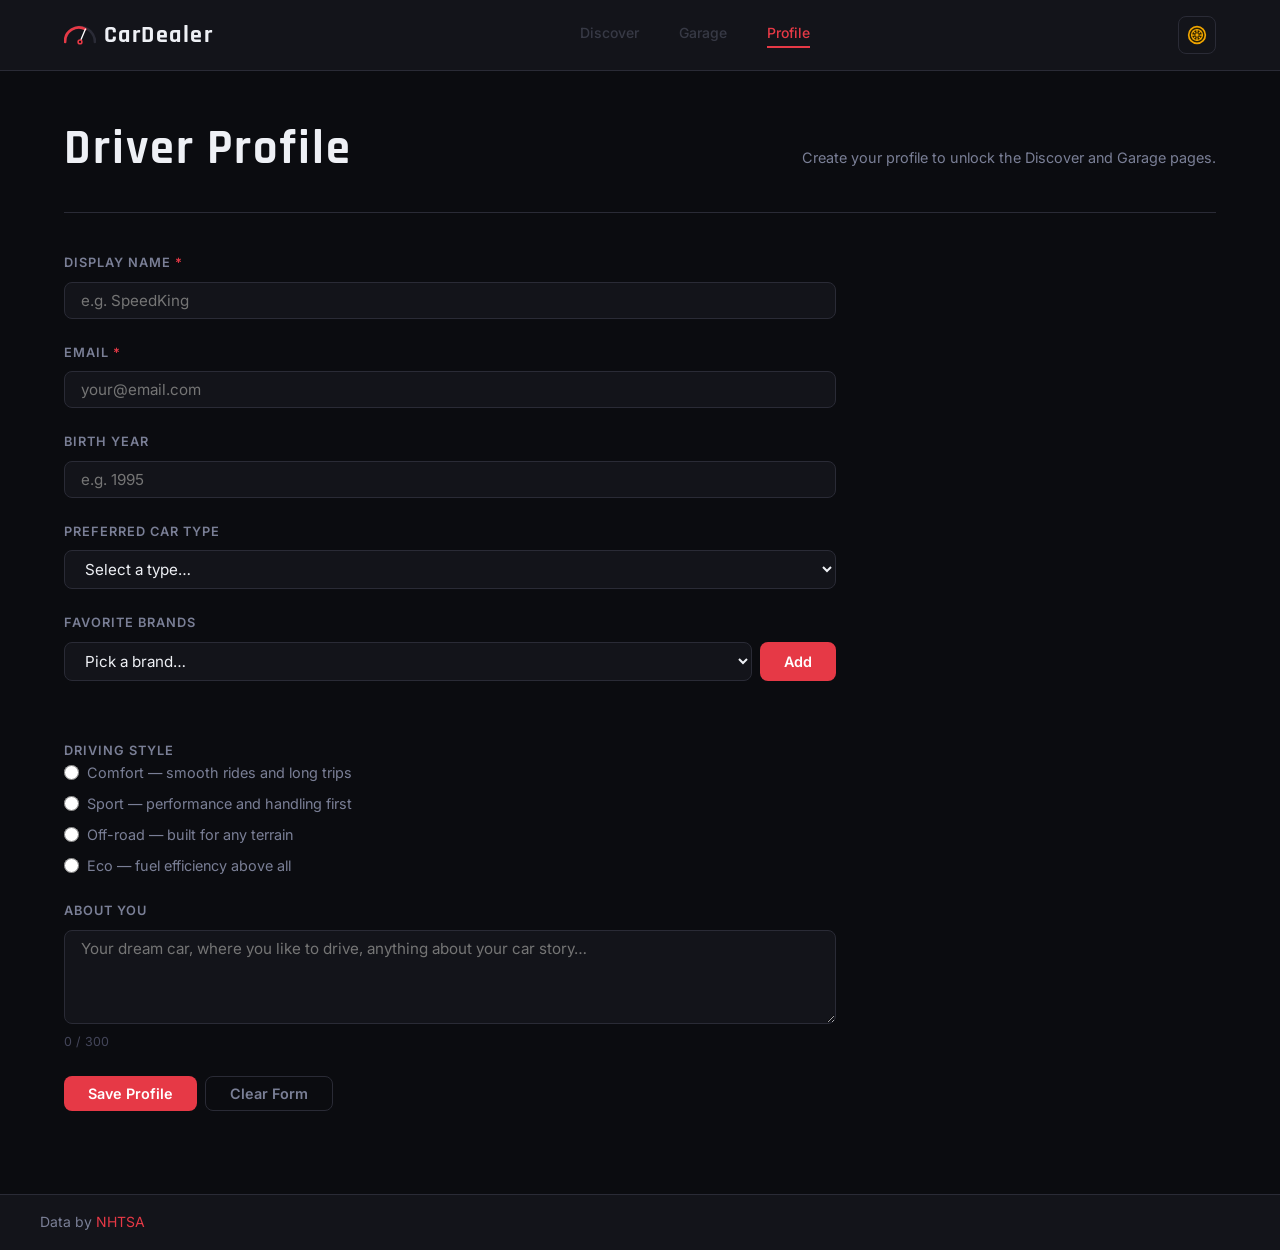
<file: index.html>
<!DOCTYPE html>
<html lang="en">
<head>
  <meta charset="UTF-8">
  <meta name="viewport" content="width=device-width, initial-scale=1.0">
  <title>CarDealer — Discover Cars</title>
  <link rel="preconnect" href="https://fonts.googleapis.com">
  <link rel="preconnect" href="https://fonts.gstatic.com" crossorigin>
  <link href="https://fonts.googleapis.com/css2?family=Rajdhani:wght@500;600;700&family=Inter:wght@400;500;600&display=swap" rel="stylesheet">
  <link rel="stylesheet" href="css/style.css">
</head>
<body data-page="index">

  <header class="header">
    <div class="header__inner">
      <a class="header__logo" href="index.html">
        <svg class="header__logo-svg" viewBox="0 0 60 34" xmlns="http://www.w3.org/2000/svg" aria-hidden="true">
          <path d="M2 30 A26 26 0 0 1 58 30" fill="none" stroke="#2a2b36" stroke-width="5" stroke-linecap="round"/>
          <path d="M2 30 A26 26 0 0 1 40 6" fill="none" stroke="#e63946" stroke-width="5" stroke-linecap="round"/>
          <line x1="30" y1="30" x2="40" y2="6" stroke="white" stroke-width="2.5" stroke-linecap="round"/>
          <circle cx="30" cy="30" r="5" fill="#e63946"/>
          <circle cx="30" cy="30" r="2" fill="#0b0c10"/>
      </svg>
        <span class="header__logo-text">CarDealer</span>
      </a>
      <nav class="header__nav">
        <a class="header__nav-link header__nav-link--active" href="index.html">Discover</a>
        <a class="header__nav-link" href="garage.html">Garage</a>
        <a class="header__nav-link" href="profile.html">Profile</a>
      </nav>
      <button class="theme-toggle" id="theme-toggle" aria-label="Toggle theme">☀️</button>
    </div>
  </header>

  <main class="main">

    <section class="hero">
      <div class="hero__text">
        <p class="hero__eyebrow">Find your next car</p>
        <h1 class="hero__title">Every Car<br>One Place.</h1>
        <p class="hero__subtitle">Search across hundreds of makes and models in the USA. Save the ones you love.</p>
      </div>
      <div class="hero__image-wrap">
        <img class="hero__image" src="assets/car-image.png" alt="Sports car illustration">
      </div>
    </section>

    <section class="search-section">
      <form class="search-form" id="search-form" novalidate>
        <div class="search-form__row">
          <div class="search-form__field">
            <label class="search-form__label" for="input-make">Make <span class="search-form__required">*</span></label>
            <input
              class="search-form__input"
              type="text"
              id="input-make"
              name="make"
              placeholder="e.g. Volkswagen"
              required
              minlength="2"
              autocomplete="off"
            >
          </div>
          
          <div class="search-form__field">
            <label class="search-form__label" for="input-model">Model</label>
            <input
              class="search-form__input"
              type="text"
              id="input-model"
              name="model"
              placeholder="e.g. Jetta"
              autocomplete="off"
            >
          </div>

          <div class="search-form__field">
            <label class="search-form__label" for="input-year">Year</label>
            <select class="search-form__select" id="input-year" name="year">
              <option value="">Any year</option>
            </select>
          </div>
        </div>

        <div class="search-form__actions">
          <button class="btn btn--primary" type="submit">Search Cars</button>
          <button class="btn btn--ghost" type="reset" id="reset-btn">Clear</button>
        </div>

        <p class="search-form__error" id="search-error" aria-live="polite"></p>
      </form>
    </section>

    <section class="results" id="results-section">
      <div class="loading" id="loading" hidden>
        <div class="loading__spinner"></div>
        <p class="loading__text">Searching cars…</p>
      </div>

      <div class="error-message" id="error-message" hidden>
        <p class="error-message__text" id="error-text"></p>
      </div>

      <div class="results__grid" id="results-grid"></div>
    </section>

  </main>

  <footer class="footer">
    <div class="footer__inner">
      <span class="footer__note">Data by <a class="footer__link" href="https://vpic.nhtsa.dot.gov" target="_blank" rel="noopener">NHTSA</a></span>
    </div>
  </footer>

  <script type="module" src="js/main.js"></script>
</body>
</html>
</file>
<file: css/style.css>
/* ================================================
   CarDealer — style.css
   Tokens → Base → Layout → Header → Components
   ================================================ */

/* === 1. DESIGN TOKENS === */
:root {
  /* Colors */
  --color-bg:           #0b0c10;
  --color-surface:      #13141a;
  --color-card:         #1a1b23;
  --color-border:       #2a2b36;
  --color-accent:       #e63946;
  --color-accent-dim:   rgba(230, 57, 70, 0.12);
  --color-accent-hover: #ff4d5a;
  --color-text:         #eef0f5;
  --color-text-muted:   #7a7f96;
  --color-text-faint:   #44465a;
  --color-success:      #40c97a;
  --color-error:        #e63946;

  /* Status colors */
  --color-wishlist:    #5b9ef5;
  --color-owned:       #40c97a;
  --color-test-driven: #f0a500;

  /* Fuel type colors */
  --color-gas:         #5b9ef5;
  --color-diesel:      #f0a500;
  --color-electric:    #40c97a;

  /* Spacing */
  --space-xs:  4px;
  --space-sm:  8px;
  --space-md:  16px;
  --space-lg:  24px;
  --space-xl:  40px;
  --space-2xl: 72px;

  /* Radius */
  --radius-sm: 4px;
  --radius-md: 8px;
  --radius-lg: 12px;

  /* Typography */
  --font-display: 'Rajdhani', sans-serif;
  --font-body:    'Inter', system-ui, sans-serif;
}

/* === 2. RESET & BASE === */
*, *::before, *::after {
  box-sizing: border-box;
  margin: 0;
  padding: 0;
}

html { scroll-behavior: smooth; }

body {
  font-family: var(--font-body);
  font-size: 1rem;
  color: var(--color-text);
  background-color: var(--color-bg);
  background-image:
    linear-gradient(rgba(11,12,16,0.82), rgba(11,12,16,0.82)),
    url('https://images.unsplash.com/photo-1492144534655-ae79c964c9d7?w=1800&q=80');
  background-size: cover;
  background-position: center;
  background-attachment: fixed;
  line-height: 1.6;
  min-height: 100vh;
  display: flex;
  flex-direction: column;
}

a {
  color: var(--color-accent);
  text-decoration: none;
}

a:hover { text-decoration: underline; }

img { display: block; max-width: 100%; }

button { cursor: pointer; font-family: var(--font-body); }

[hidden] { display: none !important; }

/* === 3. LAYOUT === */
.main {
  flex: 1;
  max-width: 1200px;
  margin: 0 auto;
  width: 100%;
  padding: var(--space-xl) var(--space-lg);
}

/* === 4. HEADER & NAV (Flexbox) === */
.header {
  background-color: var(--color-surface);
  border-bottom: 1px solid var(--color-border);
  position: sticky;
  top: 0;
  z-index: 100;
}

.header__inner {
  max-width: 1200px;
  margin: 0 auto;
  padding: var(--space-md) var(--space-lg);
  display: flex;
  align-items: center;
  justify-content: space-between;
  gap: var(--space-md);
}

.header__logo {
  display: flex;
  align-items: center;
  gap: var(--space-sm);
  color: var(--color-text);
  text-decoration: none;
}

.header__logo-icon {
  color: var(--color-accent);
  font-size: 1.4rem;
  line-height: 1;
}

.header__logo-text {
  font-family: var(--font-display);
  font-size: 1.5rem;
  font-weight: 700;
  letter-spacing: 0.06em;
}

.header__nav {
  display: flex;
  align-items: center;
  gap: var(--space-xl);
}

.header__nav-link {
  color: var(--color-text-muted);
  font-size: 0.875rem;
  font-weight: 500;
  text-decoration: none;
  padding-bottom: 2px;
  border-bottom: 2px solid transparent;
  transition: color 0.2s, border-color 0.2s;
}

.header__nav-link:hover {
  color: var(--color-text);
  text-decoration: none;
}

.header__nav-link--active {
  color: var(--color-accent);
  border-bottom-color: var(--color-accent);
}

/* === 5. FOOTER (Flexbox) === */
.footer {
  background-color: var(--color-surface);
  border-top: 1px solid var(--color-border);
  padding: var(--space-md) var(--space-lg);
}

.footer__inner {
  max-width: 1200px;
  margin: 0 auto;
  display: flex;
  justify-content: space-between;
  align-items: center;
  font-size: 0.875rem;
  color: var(--color-text-muted);
}

.footer__brand {
  font-family: var(--font-display);
  font-weight: 700;
  letter-spacing: 0.06em;
}

.footer__link { color: var(--color-accent); }

/* === 6. HERO (index.html) === */
.hero {
  display: flex;
  align-items: center;
  justify-content: space-between;
  gap: var(--space-xl);
  padding: var(--space-2xl) 0 var(--space-xl);
  border-bottom: 1px solid var(--color-border);
  margin-bottom: var(--space-xl);
}

.hero__text {
  flex: 1;
  min-width: 280px;
}

.hero__image-wrap {
  display: none;
}

.hero__image {
  max-width: 100%;
  height: auto;
  max-height: 360px;
  object-fit: contain;
}

.hero__eyebrow {
  font-size: 0.8rem;
  font-weight: 600;
  color: var(--color-accent);
  text-transform: uppercase;
  letter-spacing: 0.14em;
  margin-bottom: var(--space-sm);
}

.hero__title {
  font-family: var(--font-display);
  font-size: clamp(2.8rem, 6vw, 5rem);
  font-weight: 700;
  letter-spacing: 0.04em;
  line-height: 1;
  margin-bottom: var(--space-md);
}

.hero__title span {
  color: var(--color-accent);
}

.hero__subtitle {
  color: var(--color-text-muted);
  font-size: 1.05rem;
  max-width: 440px;
}

/* === 7. SEARCH FORM === */
.search-section {
  margin-bottom: var(--space-xl);
}

.search-form__row {
  display: grid;
  grid-template-columns: repeat(2, 1fr);
  gap: var(--space-md);
  margin-bottom: var(--space-md);
}

.search-form__field {
  display: flex;
  flex-direction: column;
  gap: var(--space-xs);
}

.search-form__label {
  font-size: 0.8rem;
  font-weight: 600;
  color: var(--color-text-muted);
  text-transform: uppercase;
  letter-spacing: 0.08em;
}

.search-form__required { color: var(--color-accent); }

.search-form__input,
.search-form__select {
  background-color: var(--color-surface);
  border: 1px solid var(--color-border);
  border-radius: var(--radius-md);
  color: var(--color-text);
  font-family: var(--font-body);
  font-size: 0.95rem;
  padding: var(--space-sm) var(--space-md);
  outline: none;
  transition: border-color 0.2s, box-shadow 0.2s;
}

.search-form__input::placeholder { color: var(--color-text-faint); }

.search-form__input:focus,
.search-form__select:focus {
  border-color: var(--color-accent);
  box-shadow: 0 0 0 3px var(--color-accent-dim);
}

.search-form__select option { background-color: var(--color-surface); }

.search-form__actions {
  display: flex;
  gap: var(--space-sm);
}

.search-form__error {
  color: var(--color-error);
  font-size: 0.875rem;
  margin-top: var(--space-sm);
  min-height: 1.2em;
}

/* === 8. BUTTONS (Flexbox) === */
.btn {
  display: inline-flex;
  align-items: center;
  justify-content: center;
  gap: var(--space-sm);
  border: none;
  border-radius: var(--radius-md);
  font-family: var(--font-body);
  font-size: 0.9rem;
  font-weight: 600;
  padding: var(--space-sm) var(--space-lg);
  transition: background-color 0.2s, border-color 0.2s, transform 0.1s;
}

.btn:active { transform: scale(0.97); }

.btn--primary {
  background-color: var(--color-accent);
  color: #fff;
}

.btn--primary:hover { background-color: var(--color-accent-hover); }

.btn--ghost {
  background: transparent;
  color: var(--color-text-muted);
  border: 1px solid var(--color-border);
}

.btn--ghost:hover {
  border-color: var(--color-text-muted);
  color: var(--color-text);
}

.btn--danger {
  background: transparent;
  color: var(--color-error);
  border: 1px solid var(--color-error);
  font-size: 0.8rem;
  padding: var(--space-xs) var(--space-sm);
}

.btn--danger:hover {
  background-color: var(--color-error);
  color: #fff;
}

.btn--secondary {
  background-color: var(--color-surface);
  color: var(--color-text-muted);
  border: 1px solid var(--color-border);
  font-size: 0.8rem;
  padding: var(--space-xs) var(--space-sm);
}

.btn--secondary:hover {
  border-color: var(--color-accent);
  color: var(--color-text);
}

/* === 9. RESULTS GRID (CSS Grid) === */
.results__grid {
  display: grid;
  grid-template-columns: repeat(auto-fill, minmax(280px, 1fr));
  gap: var(--space-lg);
}

/* === 10. CAR CARD (Flexbox inside) === */
.car-card {
  background-color: var(--color-card);
  border: 1px solid var(--color-border);
  border-radius: var(--radius-lg);
  overflow: hidden;
  display: flex;
  flex-direction: column;
  transition: transform 0.2s, box-shadow 0.2s, border-color 0.2s;
  cursor: pointer;
}

.car-card:hover {
  transform: translateY(-4px);
  box-shadow: 0 8px 30px rgba(230, 57, 70, 0.18);
  border-color: var(--color-accent);
}

/* Colored top stripe by fuel type — the signature design element */
.car-card__stripe {
  height: 3px;
  background-color: var(--color-gas);
}

.car-card__stripe--diesel   { background-color: var(--color-diesel); }
.car-card__stripe--electric { background-color: var(--color-electric); }

.car-card__body {
  padding: var(--space-md);
  display: flex;
  flex-direction: column;
  gap: var(--space-md);
  flex: 1;
}

.car-card__header {
  display: flex;
  justify-content: space-between;
  align-items: flex-start;
  gap: var(--space-sm);
}

.car-card__title {
  font-family: var(--font-display);
  font-size: 1.2rem;
  font-weight: 700;
  letter-spacing: 0.04em;
  line-height: 1.2;
}

.car-card__year {
  font-size: 0.8rem;
  font-weight: 600;
  color: var(--color-text-muted);
  background-color: var(--color-surface);
  border-radius: var(--radius-sm);
  padding: 2px 8px;
  white-space: nowrap;
}

/* Spec grid inside card */
.car-card__specs {
  display: grid;
  grid-template-columns: repeat(2, 1fr);
  gap: var(--space-sm);
}

.spec-item {
  display: flex;
  flex-direction: column;
  gap: 2px;
}

.spec-item__label {
  font-size: 0.7rem;
  font-weight: 600;
  text-transform: uppercase;
  letter-spacing: 0.08em;
  color: var(--color-text-faint);
}

.spec-item__value {
  font-size: 0.9rem;
  font-weight: 600;
  color: var(--color-text);
}

.car-card__footer {
  display: flex;
  align-items: center;
  justify-content: space-between;
  gap: var(--space-sm);
  padding-top: var(--space-sm);
  border-top: 1px solid var(--color-border);
}

/* Fuel badge */
.fuel-badge {
  display: inline-flex;
  align-items: center;
  gap: 4px;
  font-size: 0.72rem;
  font-weight: 700;
  text-transform: uppercase;
  letter-spacing: 0.08em;
  padding: 3px 8px;
  border-radius: var(--radius-sm);
}

.fuel-badge--gas      { background-color: rgba(91,158,245,0.12); color: var(--color-gas); }
.fuel-badge--diesel   { background-color: rgba(240,165,0,0.12);  color: var(--color-diesel); }
.fuel-badge--electric { background-color: rgba(64,201,122,0.12); color: var(--color-electric); }

/* Status badge (garage) */
.status-badge {
  font-size: 0.72rem;
  font-weight: 700;
  text-transform: uppercase;
  letter-spacing: 0.08em;
  padding: 3px 8px;
  border-radius: var(--radius-sm);
}

.status-badge--wishlist    { background-color: rgba(91,158,245,0.12);  color: var(--color-wishlist); }
.status-badge--owned       { background-color: rgba(64,201,122,0.12);  color: var(--color-owned); }
.status-badge--test_driven { background-color: rgba(240,165,0,0.12);   color: var(--color-test-driven); }

/* Status select (garage cards) */
.status-select {
  background-color: var(--color-surface);
  border: 1px solid var(--color-border);
  border-radius: var(--radius-sm);
  color: var(--color-text-muted);
  font-family: var(--font-body);
  font-size: 0.78rem;
  font-weight: 500;
  padding: 4px 8px;
  cursor: pointer;
  outline: none;
}

.status-select:focus {
  border-color: var(--color-accent);
}

/* === 11. LOADING & ERROR === */
.loading {
  display: flex;
  flex-direction: column;
  align-items: center;
  gap: var(--space-md);
  padding: var(--space-2xl);
}

.loading__spinner {
  width: 36px;
  height: 36px;
  border: 3px solid var(--color-border);
  border-top-color: var(--color-accent);
  border-radius: 50%;
  animation: spin 0.75s linear infinite;
}

@keyframes spin { to { transform: rotate(360deg); } }

.loading__text {
  color: var(--color-text-muted);
  font-size: 0.875rem;
}

.error-message {
  background-color: var(--color-accent-dim);
  border: 1px solid var(--color-accent);
  border-radius: var(--radius-md);
  padding: var(--space-md) var(--space-lg);
  color: var(--color-error);
}

/* === 12. PAGE HEADER (garage & profile) === */
.page-header {
  display: flex;
  align-items: baseline;
  justify-content: space-between;
  gap: var(--space-md);
  padding-bottom: var(--space-lg);
  border-bottom: 1px solid var(--color-border);
  margin-bottom: var(--space-xl);
}

.page-header__title {
  font-family: var(--font-display);
  font-size: clamp(2rem, 4vw, 3rem);
  font-weight: 700;
  letter-spacing: 0.04em;
}

.page-header__count,
.page-header__subtitle {
  color: var(--color-text-muted);
  font-size: 0.9rem;
}

/* === 13. GARAGE CONTROLS === */
.garage-controls { margin-bottom: var(--space-xl); }

.filter-tabs {
  display: flex;
  gap: var(--space-sm);
  flex-wrap: wrap;
}

.filter-tab {
  background-color: var(--color-surface);
  border: 1px solid var(--color-border);
  border-radius: var(--radius-md);
  color: var(--color-text-muted);
  font-family: var(--font-body);
  font-size: 0.875rem;
  font-weight: 500;
  padding: var(--space-sm) var(--space-md);
  transition: all 0.2s;
}

.filter-tab:hover {
  border-color: var(--color-accent);
  color: var(--color-text);
}

.filter-tab--active {
  background-color: var(--color-accent);
  border-color: var(--color-accent);
  color: #fff;
  font-weight: 600;
}

/* === 14. EMPTY STATE === */
.empty-state {
  grid-column: 1 / -1;
  text-align: center;
  padding: var(--space-2xl) var(--space-lg);
}

.empty-state__icon { font-size: 3rem; margin-bottom: var(--space-md); }

.empty-state__title {
  font-family: var(--font-display);
  font-size: 1.4rem;
  font-weight: 700;
  letter-spacing: 0.04em;
  margin-bottom: var(--space-sm);
}

.empty-state__subtitle { color: var(--color-text-muted); }
.empty-state__link { color: var(--color-accent); }

/* === 15. PROFILE LAYOUT (CSS Grid) === */
.profile-section {
  display: grid;
  grid-template-columns: 1fr 340px;
  gap: var(--space-xl);
  align-items: start;
}

/* === 16. PROFILE FORM === */
.profile-form {
  display: flex;
  flex-direction: column;
  gap: var(--space-lg);
}

.form-group {
  display: flex;
  flex-direction: column;
  gap: var(--space-sm);
}

.form-group--fieldset {
  border: none;
  padding: 0;
}

.form-group__label {
  font-size: 0.8rem;
  font-weight: 600;
  color: var(--color-text-muted);
  text-transform: uppercase;
  letter-spacing: 0.08em;
}

.form-group__required { color: var(--color-accent); }

.form-group__input,
.form-group__select,
.form-group__textarea {
  background-color: var(--color-surface);
  border: 1px solid var(--color-border);
  border-radius: var(--radius-md);
  color: var(--color-text);
  font-family: var(--font-body);
  font-size: 0.95rem;
  padding: var(--space-sm) var(--space-md);
  outline: none;
  transition: border-color 0.2s, box-shadow 0.2s;
}

.form-group__input:focus,
.form-group__select:focus,
.form-group__textarea:focus {
  border-color: var(--color-accent);
  box-shadow: 0 0 0 3px var(--color-accent-dim);
}

.form-group__input.is-invalid { border-color: var(--color-error); }

.form-group__select option { background-color: var(--color-surface); }

.form-group__textarea { resize: vertical; }

.form-group__hint {
  font-size: 0.78rem;
  color: var(--color-text-faint);
}

/* Checkbox grid (CSS Grid) */
.checkbox-grid {
  display: grid;
  grid-template-columns: repeat(3, 1fr);
  gap: var(--space-sm);
}

.checkbox-item,
.radio-item {
  display: flex;
  align-items: center;
  gap: var(--space-sm);
  font-size: 0.9rem;
  color: var(--color-text-muted);
  cursor: pointer;
  transition: color 0.2s;
}

.checkbox-item:hover,
.radio-item:hover { color: var(--color-text); }

.checkbox-item__input,
.radio-item__input {
  accent-color: var(--color-accent);
  width: 15px;
  height: 15px;
  cursor: pointer;
  flex-shrink: 0;
}

.radio-group {
  display: flex;
  flex-direction: column;
  gap: var(--space-sm);
}

.form-actions {
  display: flex;
  gap: var(--space-sm);
}

.form-feedback {
  font-size: 0.875rem;
  border-radius: var(--radius-md);
  min-height: 1.4em;
}

.form-feedback--success {
  color: var(--color-success);
  background-color: rgba(64, 201, 122, 0.1);
  padding: var(--space-sm) var(--space-md);
}

.form-feedback--error {
  color: var(--color-error);
  background-color: var(--color-accent-dim);
  padding: var(--space-sm) var(--space-md);
}

/* === 17. PROFILE PREVIEW === */
.profile-preview {
  background-color: var(--color-card);
  border: 1px solid var(--color-border);
  border-radius: var(--radius-lg);
  padding: var(--space-lg);
  position: sticky;
  top: 80px;
}

.profile-preview__title {
  font-family: var(--font-display);
  font-size: 1.2rem;
  font-weight: 700;
  letter-spacing: 0.04em;
  margin-bottom: var(--space-md);
  padding-bottom: var(--space-md);
  border-bottom: 1px solid var(--color-border);
}

.profile-preview__empty {
  color: var(--color-text-muted);
  font-size: 0.875rem;
}

.profile-card {
  display: flex;
  flex-direction: column;
  gap: var(--space-sm);
}

.profile-card__name {
  font-family: var(--font-display);
  font-size: 1.6rem;
  font-weight: 700;
  letter-spacing: 0.06em;
  color: var(--color-accent);
}

.profile-card__row {
  display: flex;
  justify-content: space-between;
  font-size: 0.875rem;
}

.profile-card__row-label { color: var(--color-text-muted); }

.profile-card__brands {
  display: flex;
  flex-wrap: wrap;
  gap: var(--space-xs);
  margin-top: var(--space-xs);
}

.brand-tag {
  background-color: var(--color-accent-dim);
  color: var(--color-accent);
  border-radius: var(--radius-sm);
  font-size: 0.72rem;
  font-weight: 700;
  padding: 2px 8px;
  text-transform: uppercase;
  letter-spacing: 0.06em;
}

.profile-card__bio {
  font-size: 0.875rem;
  color: var(--color-text-muted);
  border-top: 1px solid var(--color-border);
  padding-top: var(--space-sm);
  margin-top: var(--space-xs);
  font-style: italic;
}

/* === 18. NO-RESULTS MESSAGE === */
.no-results {
  grid-column: 1 / -1;
  color: var(--color-text-muted);
  padding: var(--space-xl) 0;
}

/* === 19. RESPONSIVE — Tablet (≤ 900px) === */
@media (max-width: 900px) {
  .search-form__row {
    grid-template-columns: repeat(2, 1fr);
  }

  .profile-section {
    grid-template-columns: 1fr;
  }

  .profile-preview {
    position: static;
  }

  .results__grid {
    grid-template-columns: repeat(auto-fill, minmax(240px, 1fr));
  }

  .checkbox-grid {
    grid-template-columns: repeat(2, 1fr);
  }
}

/* === 20. RESPONSIVE — Mobile (≤ 600px) === */
@media (max-width: 600px) {
  .main {
    padding: var(--space-lg) var(--space-md);
  }

  .hero {
    flex-direction: column;
    text-align: center;
    padding: var(--space-xl) 0 var(--space-lg);
  }

  .hero__image {
    max-height: 200px;
  }

  .search-form__row {
    grid-template-columns: 1fr;
  }

  .header__nav {
    gap: var(--space-md);
  }

  .header__nav-link {
    font-size: 0.8rem;
  }

  .results__grid {
    grid-template-columns: 1fr;
  }

  .car-card__specs {
    grid-template-columns: repeat(2, 1fr);
  }

  .filter-tabs {
    gap: var(--space-xs);
  }

  .filter-tab {
    font-size: 0.8rem;
    padding: var(--space-xs) var(--space-sm);
  }

  .page-header {
    flex-direction: column;
    align-items: flex-start;
    gap: var(--space-xs);
  }

  .footer__inner {
    flex-direction: column;
    gap: var(--space-sm);
    text-align: center;
  }

  .checkbox-grid {
    grid-template-columns: repeat(2, 1fr);
  }
}

/* === ADDITIONS: Car card make label and vehicle type badge === */

/* Small make label above the model name */
.car-card__make {
  font-size: 0.72rem;
  font-weight: 700;
  text-transform: uppercase;
  letter-spacing: 0.1em;
  color: var(--color-accent);
  margin-bottom: 2px;
}

/* Vehicle type badge (Passenger Car, Truck, etc.) */
.type-badge {
  display: inline-block;
  font-size: 0.72rem;
  font-weight: 600;
  padding: 3px 8px;
  border-radius: var(--radius-sm);
  background-color: rgba(122, 127, 150, 0.15);
  color: var(--color-text-muted);
}

/* === DETAIL PAGE (IMPROVED HERO LAYOUT) === */

.detail-card {
  display: grid;
  grid-template-columns: 1.3fr 1fr;
  gap: 0;
  background-color: var(--color-card);
  border: 1px solid var(--color-border);
  border-radius: var(--radius-lg);
  overflow: hidden;
  min-height: 600px;
}

/* IMAGE SIDE */
.detail-card__image-wrap {
  position: relative;
  background-color: var(--color-surface);
  min-height: 100%;
  overflow: hidden;
}

/* KEY CHANGE: show full image properly */
.detail-card__image {
  width: 100%;
  height: 100%;
  object-fit: contain;   
  padding: var(--space-xl);
  background: radial-gradient(circle at center, rgba(230,57,70,0.08), transparent);
}

/* fallback icon */
.detail-card__image-placeholder {
  font-size: 6rem;
  opacity: 0.15;
  position: absolute;
}

/* TEXT SIDE */
.detail-card__body {
  padding: var(--space-2xl);
  display: flex;
  flex-direction: column;
  gap: var(--space-md);
  justify-content: center;
}

/* make title more “hero-like” */
.detail-card__title {
  font-family: var(--font-display);
  font-size: clamp(2rem, 3vw, 3.2rem);
  font-weight: 700;
  letter-spacing: 0.04em;
  line-height: 1.05;
}

/* description should breathe more */
.detail-card__description {
  color: var(--color-text-muted);
  line-height: 1.8;
  font-size: 1rem;
  max-width: 55ch;
}

/* buttons look cleaner */
.detail-card__actions {
  display: flex;
  gap: var(--space-md);
  flex-wrap: wrap;
  margin-top: var(--space-md);
}

/* responsive */
@media (max-width: 900px) {
  .detail-card {
    grid-template-columns: 1fr;
  }

  .detail-card__image {
    padding: var(--space-lg);
    height: 320px;
    object-fit: contain;
  }

  .detail-card__body {
    padding: var(--space-xl);
  }
}

@media (max-width: 600px) {
  .detail-card__actions {
    flex-direction: column;
  }

  .detail-card__actions .btn {
    width: 100%;
  }
}

/* === GARAGE STATS BAR === */

.garage-stats {
  display: grid;
  grid-template-columns: repeat(4, 1fr);
  gap: var(--space-md);
  margin-bottom: var(--space-xl);
}

.stat-card {
  background-color: var(--color-card);
  border: 1px solid var(--color-border);
  border-radius: var(--radius-lg);
  padding: var(--space-lg);
  display: flex;
  flex-direction: column;
  align-items: center;
  gap: var(--space-xs);
  transition: border-color 0.2s;
}

.stat-card__value {
  font-family: var(--font-display);
  font-size: 2.2rem;
  font-weight: 700;
  letter-spacing: 0.04em;
  line-height: 1;
}

.stat-card__label {
  font-size: 0.75rem;
  font-weight: 600;
  text-transform: uppercase;
  letter-spacing: 0.1em;
  color: var(--color-text-muted);
}

.stat-card--wishlist { border-top: 3px solid var(--color-wishlist); }
.stat-card--wishlist .stat-card__value { color: var(--color-wishlist); }

.stat-card--owned { border-top: 3px solid var(--color-owned); }
.stat-card--owned .stat-card__value { color: var(--color-owned); }

.stat-card--test-driven { border-top: 3px solid var(--color-test-driven); }
.stat-card--test-driven .stat-card__value { color: var(--color-test-driven); }

@media (max-width: 600px) {
  .garage-stats {
    grid-template-columns: repeat(2, 1fr);
  }
}

/* === BRANDS PICKER === */
.brands-picker__input-row {
  display: flex;
  gap: var(--space-sm);
}

.brands-picker__input-row .form-group__select {
  flex: 1;
}

.brands-picker__tags {
  display: flex;
  flex-wrap: wrap;
  gap: var(--space-xs);
  margin-top: var(--space-sm);
  min-height: 28px;
}

.brand-tag {
  display: inline-flex;
  align-items: center;
  gap: var(--space-xs);
  background-color: var(--color-accent-dim);
  color: var(--color-accent);
  border-radius: var(--radius-sm);
  font-size: 0.78rem;
  font-weight: 700;
  padding: 3px 8px;
  text-transform: uppercase;
  letter-spacing: 0.06em;
}

.brand-tag__remove {
  background: none;
  border: none;
  color: var(--color-accent);
  cursor: pointer;
  font-size: 1rem;
  line-height: 1;
  padding: 0;
  opacity: 0.7;
  transition: opacity 0.2s;
}

.brand-tag__remove:hover { opacity: 1; }

body.light {
  --color-bg:         #f0f2f5;
  --color-surface:    #ffffff;
  --color-card:       #ffffff;
  --color-border:     #dde1ea;
  --color-text:       #0b0c10;
  --color-text-muted: #555a72;
  --color-text-faint: #aab0c4;
  --color-accent-dim: rgba(230, 57, 70, 0.08);
  background-image:
    linear-gradient(rgba(240,242,245,0.88), rgba(240,242,245,0.88)),
    url('https://images.unsplash.com/photo-1492144534655-ae79c964c9d7?w=1800&q=80');
}

/* === MOBILE FIXES === */
@media (max-width: 600px) {
  .header__logo-text { font-size: 1.1rem; }
  .header__nav { gap: var(--space-sm); }
  .header__nav-link { font-size: 0.75rem; }

  .detail-card__body { padding: var(--space-md); }
  .detail-card__title { font-size: 1.6rem; }
  .detail-card__actions { flex-direction: column; }
  .detail-card__actions .btn { width: 100%; text-align: center; }

  .profile-section { grid-template-columns: 1fr; }
  .form-actions { flex-direction: column; }
  .form-actions .btn { width: 100%; }

  .garage-stats { grid-template-columns: repeat(2, 1fr); }

  .brands-picker__input-row { flex-direction: column; }
  .brands-picker__input-row .btn { width: 100%; }
}

/* === LOGO === */
.header__logo-svg {
  width: 32px;
  height: 20px;
  flex-shrink: 0;
}



.theme-toggle {
  background: none;
  border: 1px solid var(--color-border);
  border-radius: var(--radius-md);
  color: var(--color-text-muted);
  font-size: 1rem;
  padding: var(--space-xs) var(--space-sm);
  transition: border-color 0.2s, color 0.2s;
  display: flex;
  align-items: center;
  justify-content: center;
  width: 38px;
  height: 38px;
}

.theme-toggle:hover {
  border-color: var(--color-accent);
  color: var(--color-text);
}

body.light .hero__image {
  filter: invert(1);
}

/* === PROFILE CHIP === */
.profile-chip {
  display: flex;
  align-items: center;
  gap: var(--space-sm);
  text-decoration: none;
  background: var(--color-surface);
  border: 1px solid var(--color-border);
  border-radius: 999px;
  padding: 4px 12px 4px 4px;
  transition: border-color 0.2s;
}

.profile-chip:hover {
  border-color: var(--color-accent);
}

.profile-chip__avatar {
  width: 28px;
  height: 28px;
  border-radius: 50%;
  background: var(--color-accent);
  color: #fff;
  font-size: 0.7rem;
  font-weight: 700;
  display: flex;
  align-items: center;
  justify-content: center;
  flex-shrink: 0;
}

.profile-chip__name {
  font-size: 0.8rem;
  font-weight: 600;
  color: var(--color-text);
  max-width: 100px;
  white-space: nowrap;
  overflow: hidden;
  text-overflow: ellipsis;
}

@media (max-width: 600px) {
  .profile-chip__name { display: none; }
  .profile-chip { padding: 4px; }
}

/* === HEADER RIGHT GROUP === */
.header__right {
  display: flex;
  align-items: center;
  gap: var(--space-sm);
}

/* === ACCOUNT SWITCHER === */
.account-switcher {
  background: var(--color-surface);
  border: 1px solid var(--color-border);
  border-radius: var(--radius-lg);
  padding: var(--space-lg);
  margin-bottom: var(--space-xl);
  grid-column: 1 / -1;
}

.switcher__label {
  font-size: 0.8rem;
  font-weight: 600;
  text-transform: uppercase;
  letter-spacing: 0.1em;
  color: var(--color-text-muted);
  margin-bottom: var(--space-md);
}

.switcher__list {
  display: flex;
  flex-direction: column;
  gap: var(--space-sm);
}

.switcher__item {
  display: flex;
  align-items: center;
  gap: var(--space-md);
  background: var(--color-card);
  border: 1px solid var(--color-border);
  border-radius: var(--radius-md);
  padding: var(--space-sm) var(--space-md);
  cursor: pointer;
  transition: border-color 0.2s;
  text-align: left;
  width: 100%;
}

.switcher__item:hover {
  border-color: var(--color-accent);
}

.switcher__item-left {
  display: flex;
  align-items: center;
  gap: var(--space-md);
  flex: 1;
}

.switcher__delete {
  background: transparent;
  border: 1px solid transparent;
  border-radius: var(--radius-sm);
  color: var(--color-text-muted);
  font-size: 1rem;
  padding: 4px 8px;
  cursor: pointer;
  flex-shrink: 0;
  transition: color 0.2s, border-color 0.2s;
}

.switcher__delete:hover {
  color: var(--color-error);
  border-color: var(--color-error);
}

.switcher__avatar {
  width: 36px;
  height: 36px;
  border-radius: 50%;
  background: var(--color-accent);
  color: #fff;
  font-size: 0.75rem;
  font-weight: 700;
  display: flex;
  align-items: center;
  justify-content: center;
  flex-shrink: 0;
}

.switcher__info {
  display: flex;
  flex-direction: column;
  gap: 2px;
}

.switcher__name {
  font-weight: 600;
  font-size: 0.95rem;
  color: var(--color-text);
}

.switcher__email {
  font-size: 0.8rem;
  color: var(--color-text-muted);
}

.switcher__new-btn {
  margin-top: var(--space-md);
  width: 100%;
}
</file>
